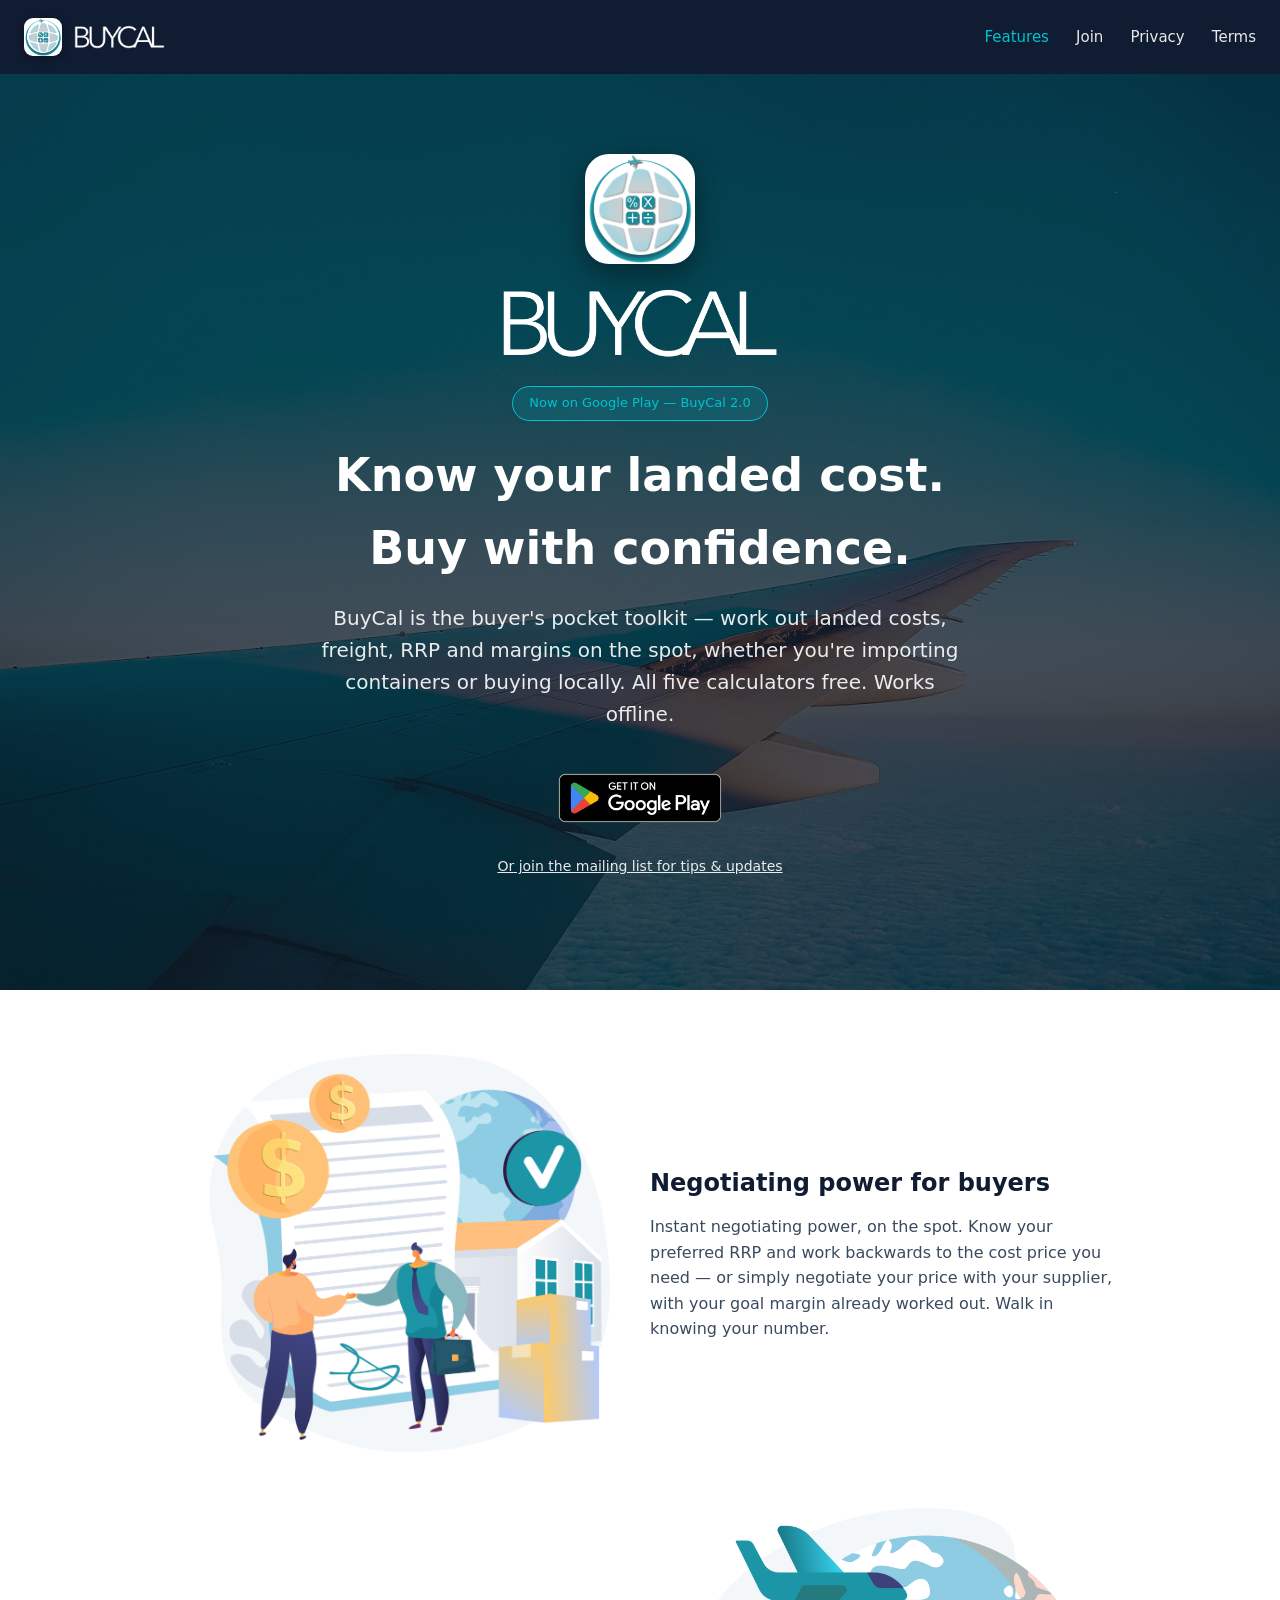
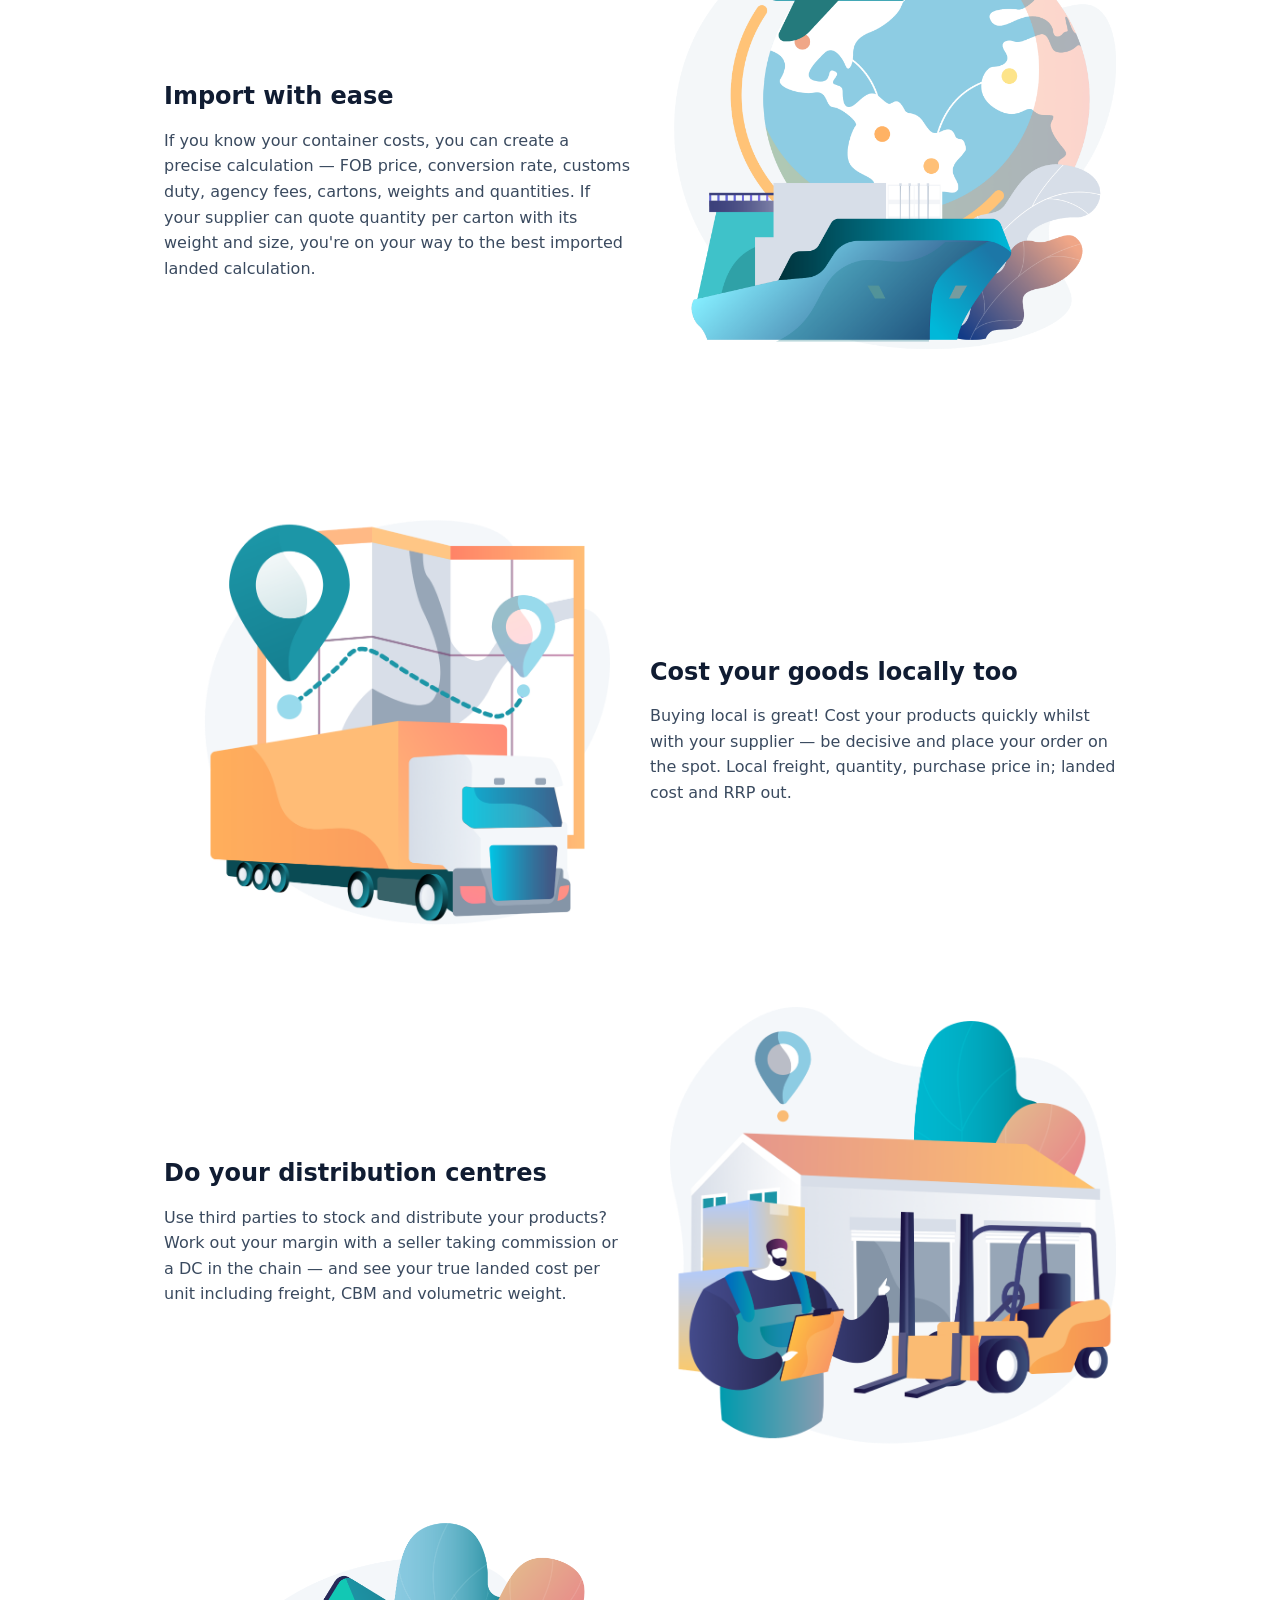
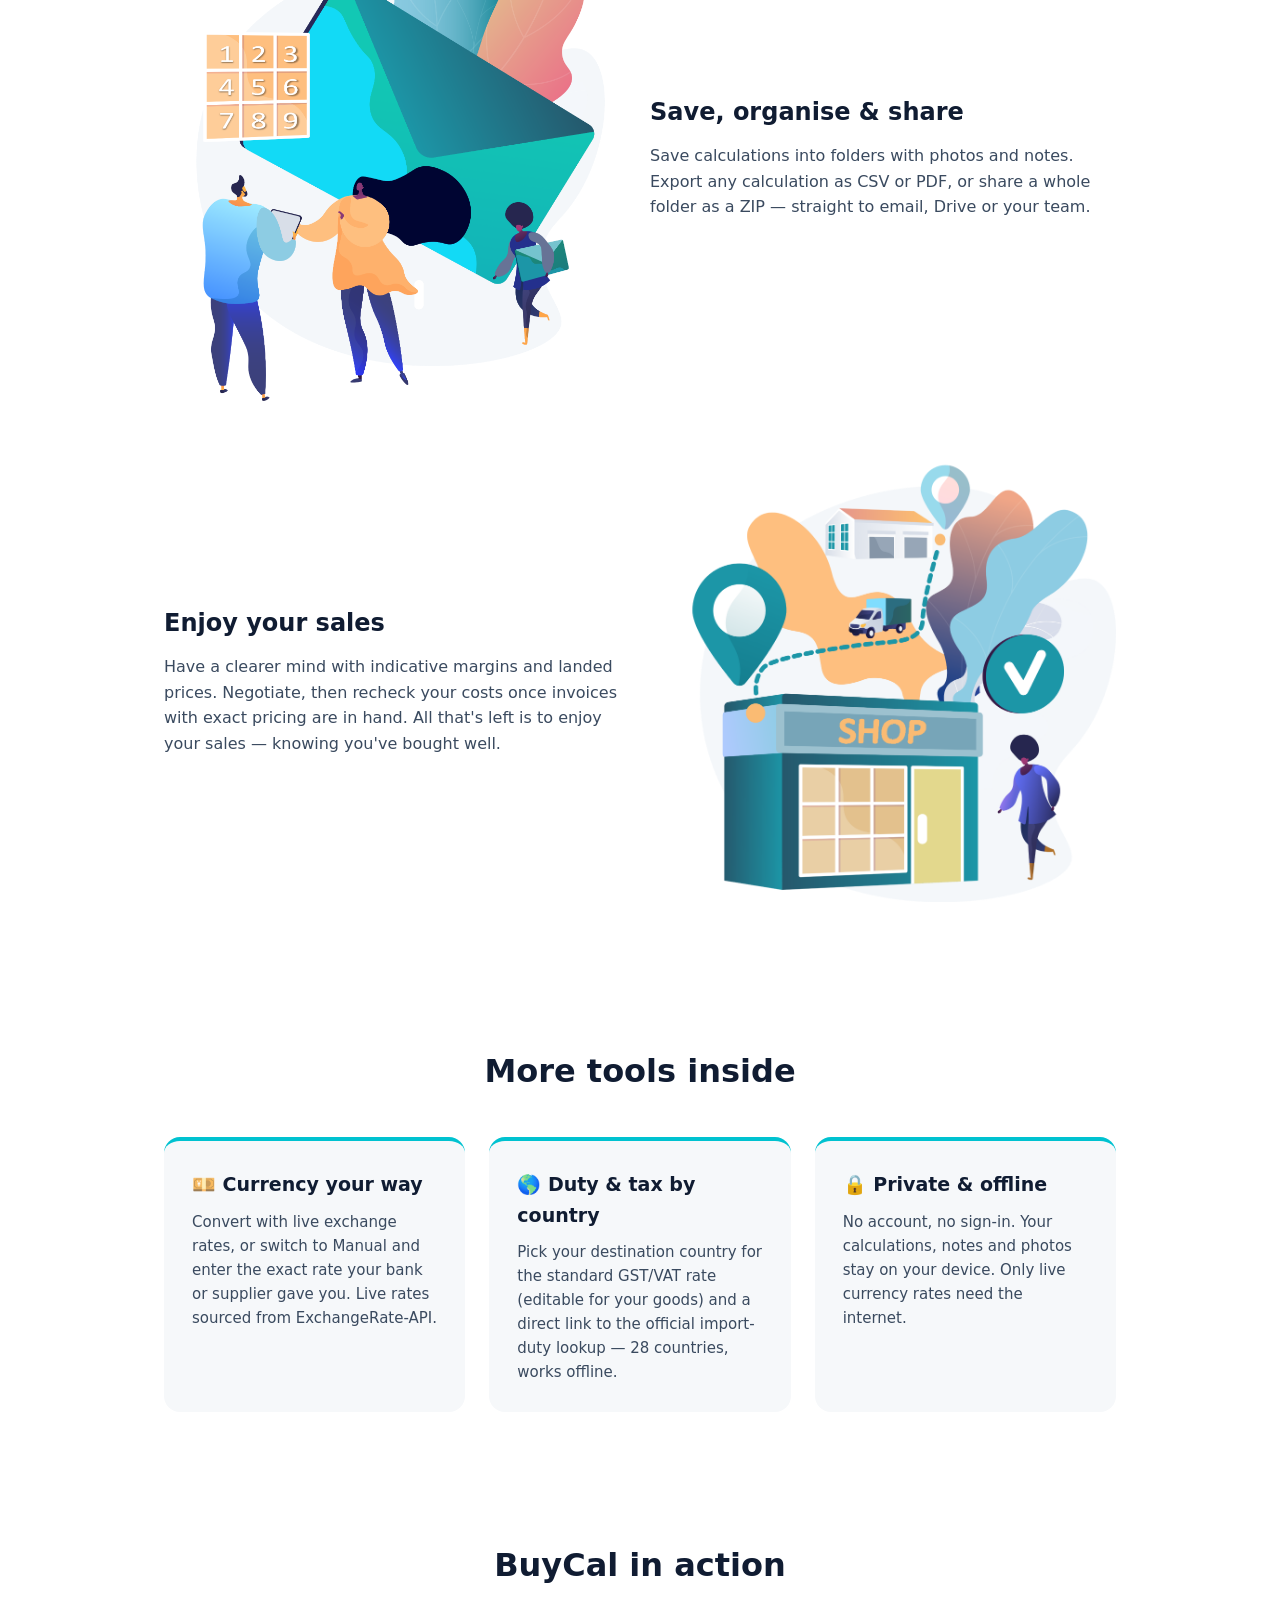
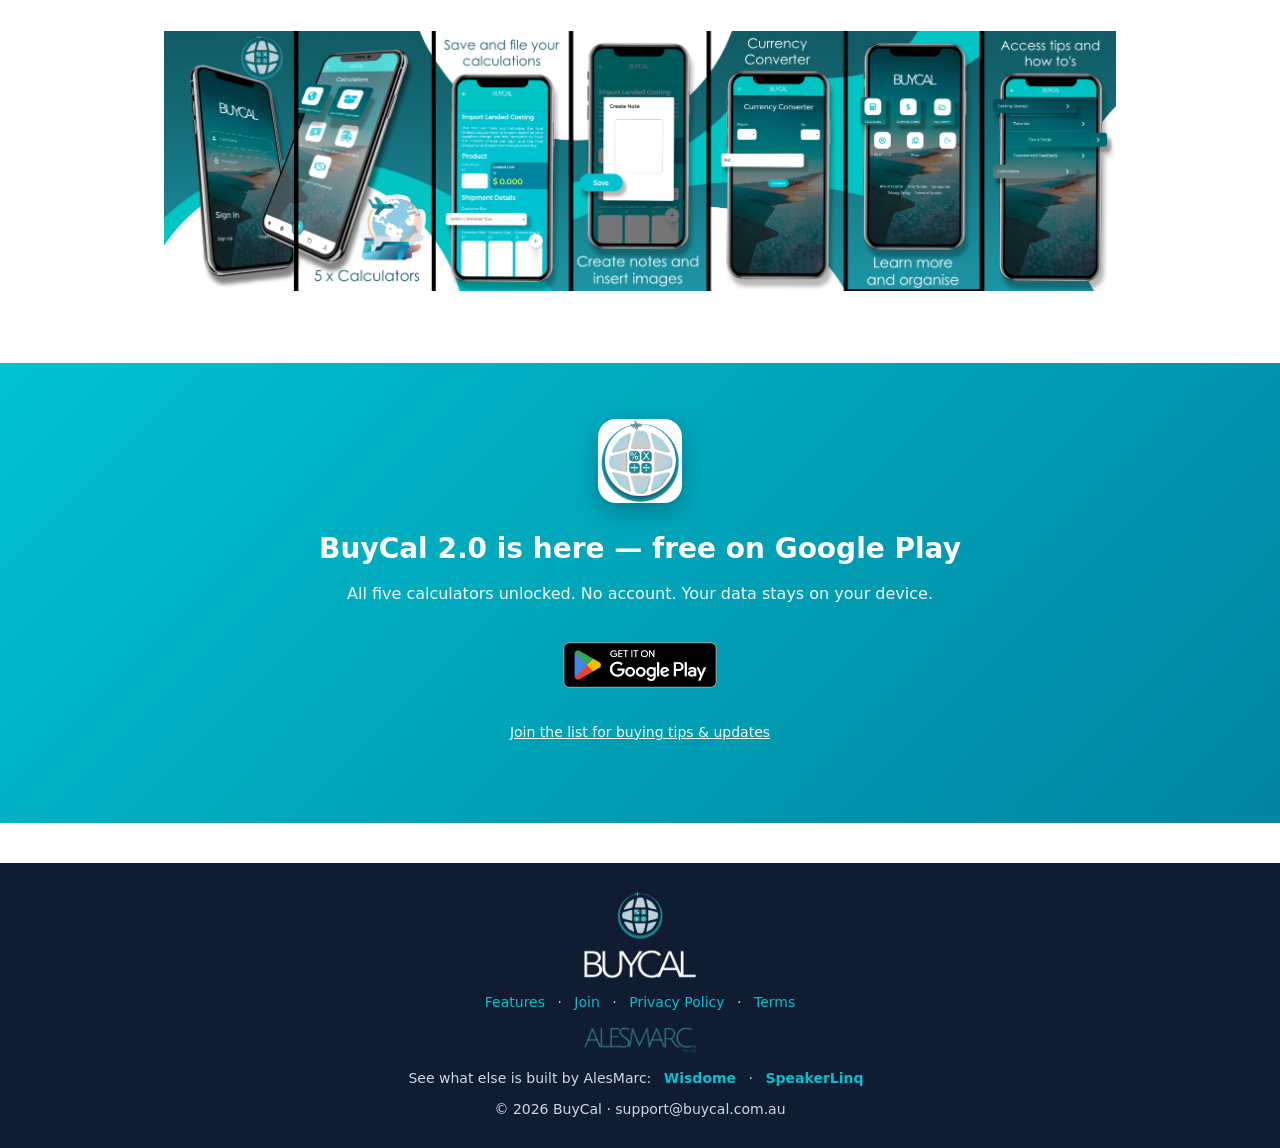
<file: index.html>
<!DOCTYPE html>
<html lang="en">
<head>
<meta charset="utf-8">
<meta name="viewport" content="width=device-width,initial-scale=1">
<title>BuyCal — Landed Cost & RRP Calculators for Buyers</title>
<meta name="description" content="BuyCal is the buyer's toolkit: landed cost, freight costing, RRP and margin calculators for importers and retailers. Works offline. Free on Android.">
<link rel="stylesheet" href="style.css?v=4">
<link rel="icon" href="images/icon.png" type="image/png">
<link rel="apple-touch-icon" href="images/icon.png">
<link rel="canonical" href="https://buycal.com.au/">
<meta property="og:type" content="website">
<meta property="og:site_name" content="BuyCal">
<meta property="og:title" content="BuyCal — Landed Cost & RRP Calculators for Buyers">
<meta property="og:description" content="The buyer's pocket toolkit: landed cost, freight costing, RRP and margin calculators for importers and retailers. Works offline. Free on Android.">
<meta property="og:url" content="https://buycal.com.au/">
<meta property="og:image" content="https://buycal.com.au/images/cover.png">
<meta name="twitter:card" content="summary_large_image">
<meta name="twitter:title" content="BuyCal — Landed Cost & RRP Calculators for Buyers">
<meta name="twitter:description" content="Landed cost, freight, RRP and margin calculators for importers and retailers. Works offline. Free on Android.">
<meta name="twitter:image" content="https://buycal.com.au/images/cover.png">
<script type="application/ld+json">
{
  "@context": "https://schema.org",
  "@graph": [
    {
      "@type": "MobileApplication",
      "name": "BuyCal",
      "operatingSystem": "Android",
      "applicationCategory": "BusinessApplication",
      "description": "Landed cost, freight costing, RRP and margin calculators for product buyers, importers and retailers. Five calculators, folders with notes and photos, CSV/PDF export and a live currency converter. Works offline, no account needed.",
      "image": "https://buycal.com.au/images/icon.png",
      "url": "https://buycal.com.au/",
      "installUrl": "https://play.google.com/store/apps/details?id=app.buycal.com",
      "sameAs": "https://play.google.com/store/apps/details?id=app.buycal.com",
      "offers": { "@type": "Offer", "price": "0", "priceCurrency": "AUD" },
      "publisher": { "@type": "Organization", "name": "AlesMarc", "email": "support@buycal.com.au" }
    },
    {
      "@type": "WebSite",
      "name": "BuyCal",
      "url": "https://buycal.com.au/",
      "description": "Official website of BuyCal, the landed cost and RRP calculator app for buyers and importers."
    },
    {
      "@type": "FAQPage",
      "mainEntity": [
        { "@type": "Question", "name": "What is BuyCal?", "acceptedAnswer": { "@type": "Answer", "text": "BuyCal is an Android app for product buyers, importers and retailers. It calculates landed costs, freight costs, recommended retail prices (RRP) and margins for both imported and locally purchased goods." } },
        { "@type": "Question", "name": "Is BuyCal free?", "acceptedAnswer": { "@type": "Answer", "text": "Yes. All five calculators are free, with no account or sign-up required. The app works offline; only the live currency converter needs an internet connection." } },
        { "@type": "Question", "name": "What can BuyCal calculate?", "acceptedAnswer": { "@type": "Answer", "text": "Complete import costing (FOB price, customs duty, agency fees, container and carton costs), local landed cost and RRP, quick RRP checks, freight costing with CBM and volumetric weight, and reverse calculations from your target retail price and margin for supplier negotiations." } },
        { "@type": "Question", "name": "Where is my data stored?", "acceptedAnswer": { "@type": "Answer", "text": "All calculations, folders, notes and photos are stored only on your device. Nothing is uploaded to any server." } }
      ]
    }
  ]
}
</script>
</head>
<body>
<header>
  <a href="index.html" class="brand"><img src="images/icon.png" alt="" class="nav-icon"><img src="images/wordmark-white.png" alt="BuyCal" class="wm"></a>
  <nav>
    <a href="index.html" class="active">Features</a>
    <a href="join.html">Join</a>
    <a href="privacy.html">Privacy</a>
    <a href="terms.html">Terms</a>
  </nav>
</header>

<div class="hero photo">
  <div class="hero-inner">
    <img src="images/icon.png" alt="BuyCal app icon" class="app-icon">
    <img src="images/wordmark-white.png" alt="BuyCal" class="hero-logo">
    <div class="badge">Now on Google Play — BuyCal 2.0</div>
    <h1>Know your landed cost.<br>Buy with confidence.</h1>
    <p>BuyCal is the buyer's pocket toolkit — work out landed costs, freight, RRP and margins on the spot, whether you're importing containers or buying locally. All five calculators free. Works offline.</p>
    <a href="https://play.google.com/store/apps/details?id=app.buycal.com"><img src="images/google-play-badge.png" alt="Get it on Google Play" style="height:72px"></a>
    <p style="margin-top:14px;font-size:14px"><a href="join.html" style="color:#fff;text-decoration:underline">Or join the mailing list for tips &amp; updates</a></p>
  </div>
</div>

<section class="features-alt">
  <div class="feature-row">
    <img src="images/negotiate.png" alt="Negotiate your price">
    <div>
      <h3>Negotiating power for buyers</h3>
      <p>Instant negotiating power, on the spot. Know your preferred RRP and work backwards to the cost price you need — or simply negotiate your price with your supplier, with your goal margin already worked out. Walk in knowing your number.</p>
    </div>
  </div>
  <div class="feature-row reverse">
    <img src="images/import.png" alt="Import with ease">
    <div>
      <h3>Import with ease</h3>
      <p>If you know your container costs, you can create a precise calculation — FOB price, conversion rate, customs duty, agency fees, cartons, weights and quantities. If your supplier can quote quantity per carton with its weight and size, you're on your way to the best imported landed calculation.</p>
    </div>
  </div>
  <div class="feature-row">
    <img src="images/local-freight.png" alt="Cost your goods locally">
    <div>
      <h3>Cost your goods locally too</h3>
      <p>Buying local is great! Cost your products quickly whilst with your supplier — be decisive and place your order on the spot. Local freight, quantity, purchase price in; landed cost and RRP out.</p>
    </div>
  </div>
  <div class="feature-row reverse">
    <img src="images/landed.png" alt="Distribution centres and margins">
    <div>
      <h3>Do your distribution centres</h3>
      <p>Use third parties to stock and distribute your products? Work out your margin with a seller taking commission or a DC in the chain — and see your true landed cost per unit including freight, CBM and volumetric weight.</p>
    </div>
  </div>
  <div class="feature-row">
    <img src="images/share.png" alt="Save and share calculations">
    <div>
      <h3>Save, organise &amp; share</h3>
      <p>Save calculations into folders with photos and notes. Export any calculation as CSV or PDF, or share a whole folder as a ZIP — straight to email, Drive or your team.</p>
    </div>
  </div>
  <div class="feature-row reverse">
    <img src="images/shop.png" alt="Enjoy your sales">
    <div>
      <h3>Enjoy your sales</h3>
      <p>Have a clearer mind with indicative margins and landed prices. Negotiate, then recheck your costs once invoices with exact pricing are in hand. All that's left is to enjoy your sales — knowing you've bought well.</p>
    </div>
  </div>
</section>

<section>
  <h2>More tools inside</h2>
  <div class="grid">
    <div class="card"><h3>&#128180; Currency your way</h3><p>Convert with live exchange rates, or switch to Manual and enter the exact rate your bank or supplier gave you. Live rates sourced from ExchangeRate-API.</p></div>
    <div class="card"><h3>&#127758; Duty &amp; tax by country</h3><p>Pick your destination country for the standard GST/VAT rate (editable for your goods) and a direct link to the official import-duty lookup — 28 countries, works offline.</p></div>
    <div class="card"><h3>&#128274; Private &amp; offline</h3><p>No account, no sign-in. Your calculations, notes and photos stay on your device. Only live currency rates need the internet.</p></div>
  </div>
</section>

<section class="shots">
  <h2>BuyCal in action</h2>
  <img src="images/screenshots.png" alt="BuyCal app screenshots">
</section>

<div class="cta-band">
  <img src="images/icon.png" alt="BuyCal app icon" class="app-icon small">
  <h2>BuyCal 2.0 is here — free on Google Play</h2>
  <p>All five calculators unlocked. No account. Your data stays on your device.</p>
  <a href="https://play.google.com/store/apps/details?id=app.buycal.com"><img src="images/google-play-badge.png" alt="Get it on Google Play" style="height:68px"></a>
  <p style="margin-top:14px;font-size:14px"><a href="join.html" style="color:#fff;text-decoration:underline">Join the list for buying tips &amp; updates</a></p>
</div>

<footer>
  <img src="images/icon.png" alt="BuyCal app icon" style="height:48px;width:48px;border-radius:12px;display:block;margin:0 auto 10px">
  <img src="images/wordmark-white.png" alt="BuyCal" style="height:30px;display:block;margin:0 auto 12px">
  <div><a href="index.html">Features</a> &middot; <a href="join.html">Join</a> &middot; <a href="privacy.html">Privacy Policy</a> &middot; <a href="terms.html">Terms</a></div>
  <div style="margin-top:14px"><img src="images/alesmarc.png" alt="AlesMarc" style="height:26px;vertical-align:middle;opacity:.85"></div>
  <div class="more-from">See what else is built by AlesMarc: <a href="https://wisdome.com.au" target="_blank" rel="noopener">Wisdome</a> &middot; <a href="https://speakerlinq.com" target="_blank" rel="noopener">SpeakerLinq</a></div><div style="margin-top:8px">&copy; 2026 BuyCal &middot; support@buycal.com.au</div>
</footer>
</body>
</html>
</file>
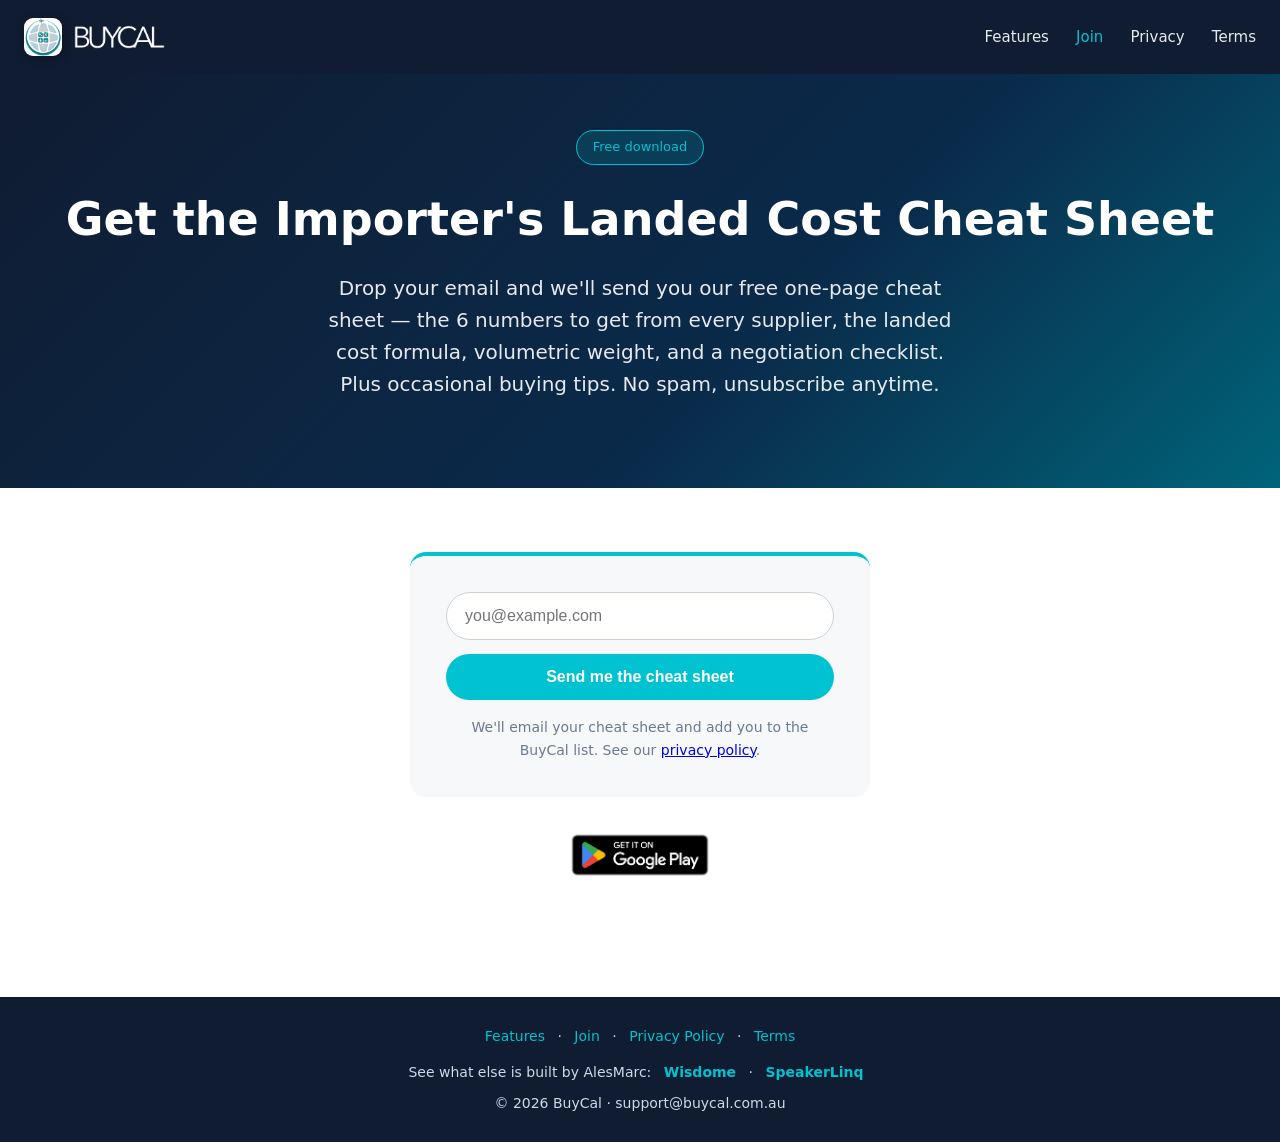
<file: join.html>
<!DOCTYPE html>
<html lang="en">
<head>
<meta charset="utf-8">
<meta name="viewport" content="width=device-width,initial-scale=1">
<title>Join BuyCal &mdash; Get updates & buying tips</title>
<meta name="description" content="Register your interest in BuyCal. Get launch news, buying tips and early access to new features.">
<link rel="stylesheet" href="style.css?v=4">
<link rel="icon" href="images/icon.png" type="image/png">
<link rel="apple-touch-icon" href="images/icon.png">
<link rel="canonical" href="https://buycal.com.au/join.html">
</head>
<body>
<header>
  <a href="index.html" class="brand"><img src="images/icon.png" alt="" class="nav-icon"><img src="images/wordmark-white.png" alt="BuyCal" class="wm"></a>
  <nav>
    <a href="index.html">Features</a>
    <a href="join.html" class="active">Join</a>
    <a href="privacy.html">Privacy</a>
    <a href="terms.html">Terms</a>
  </nav>
</header>
<div class="hero" style="padding:56px 24px">
  <div class="badge">Free download</div>
  <h1>Get the Importer's Landed Cost Cheat Sheet</h1>
  <p>Drop your email and we'll send you our free one-page cheat sheet &mdash; the 6 numbers to get from every supplier, the landed cost formula, volumetric weight, and a negotiation checklist. Plus occasional buying tips. No spam, unsubscribe anytime.</p>
</div>
<section>
  <div class="form-card">
    <form id="joinForm">
      <input type="email" id="email" placeholder="you@example.com" required autocomplete="email">
      <button class="btn" type="submit" id="submitBtn">Send me the cheat sheet</button>
      <div class="notice" id="notice"></div>
    </form>
    <p class="muted" style="margin-top:16px;text-align:center">We'll email your cheat sheet and add you to the BuyCal list. See our <a href="privacy.html">privacy policy</a>.</p>
  </div>
  <p style="text-align:center;margin-top:28px"><a href="https://play.google.com/store/apps/details?id=app.buycal.com"><img src="images/google-play-badge.png" alt="Get it on Google Play" style="height:60px"></a></p>
</section>
<footer>
  <div><a href="index.html">Features</a> &middot; <a href="join.html">Join</a> &middot; <a href="privacy.html">Privacy Policy</a> &middot; <a href="terms.html">Terms</a></div>
  <div class="more-from">See what else is built by AlesMarc: <a href="https://wisdome.com.au" target="_blank" rel="noopener">Wisdome</a> &middot; <a href="https://speakerlinq.com" target="_blank" rel="noopener">SpeakerLinq</a></div><div style="margin-top:8px">&copy; 2026 BuyCal &middot; support@buycal.com.au</div>
</footer>
<script>
document.getElementById('joinForm').addEventListener('submit', async function(e){
  e.preventDefault();
  var btn=document.getElementById('submitBtn'), n=document.getElementById('notice');
  var email=document.getElementById('email').value.trim();
  btn.disabled=true; btn.textContent='Sending...'; n.className='notice';
  try{
    var fd=new FormData();
    fd.append('fields[email]', email);
    fd.append('ml-submit','1');
    fd.append('anticsrf','true');
    var r=await fetch('https://assets.mailerlite.com/jsonp/813255/forms/192497198224639579/subscribe',{method:'POST',body:fd});
    if(r.ok){ n.textContent='Thanks! Check your inbox — your cheat sheet is on its way.'; n.className='notice ok'; document.getElementById('joinForm').reset(); }
    else{ throw new Error(); }
  }catch(err){ n.textContent='Something went wrong &mdash; please try again.'; n.className='notice err'; }
  btn.disabled=false; btn.textContent='Register my interest';
});
</script>
</body>
</html>
</file>
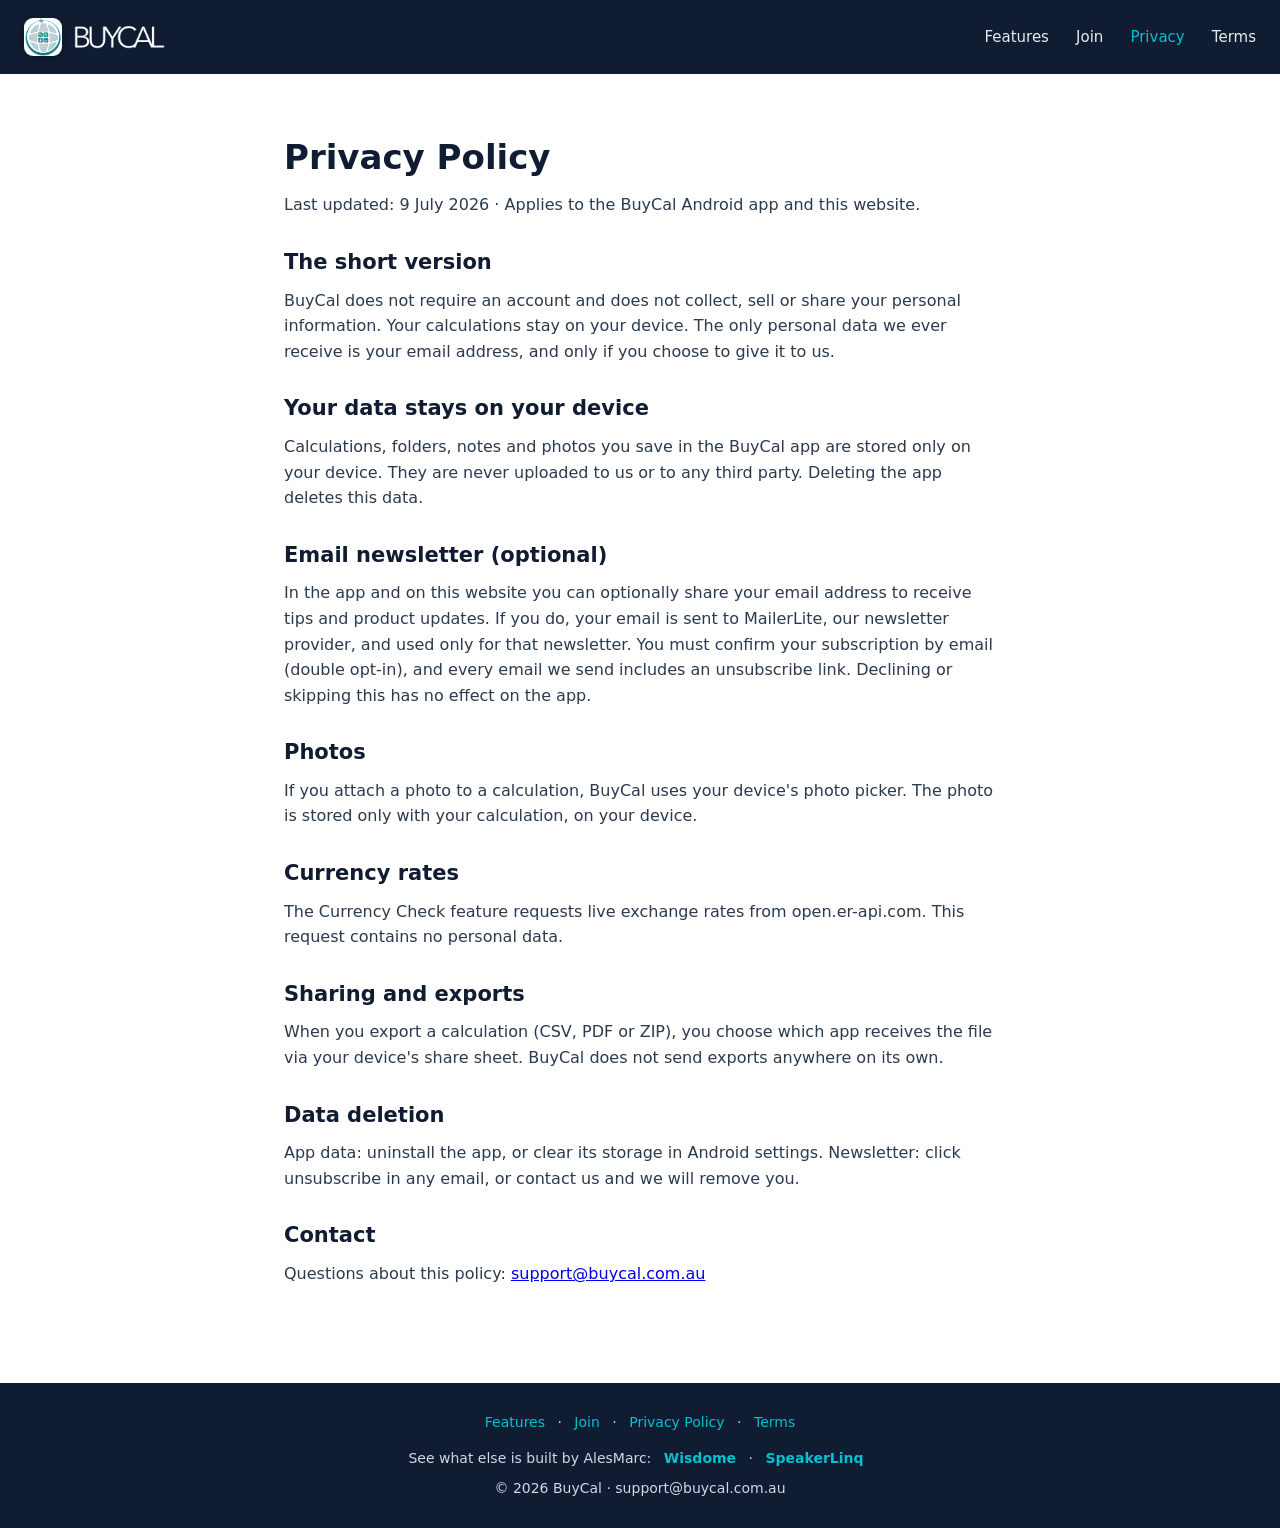
<file: privacy.html>
<!DOCTYPE html>
<html lang="en">
<head>
<meta charset="utf-8">
<meta name="viewport" content="width=device-width,initial-scale=1">
<title>Privacy Policy &mdash; BuyCal</title>
<link rel="stylesheet" href="style.css?v=4">
<link rel="icon" href="images/icon.png" type="image/png">
<link rel="apple-touch-icon" href="images/icon.png">
<link rel="canonical" href="https://buycal.com.au/privacy.html">
</head>
<body>
<header>
  <a href="index.html" class="brand"><img src="images/icon.png" alt="" class="nav-icon"><img src="images/wordmark-white.png" alt="BuyCal" class="wm"></a>
  <nav>
    <a href="index.html">Features</a>
    <a href="join.html">Join</a>
    <a href="privacy.html" class="active">Privacy</a>
    <a href="terms.html">Terms</a>
  </nav>
</header>
<div class="prose">
<h1>Privacy Policy</h1>
<p class="muted">Last updated: 9 July 2026 &middot; Applies to the BuyCal Android app and this website.</p>
<h2>The short version</h2>
<p>BuyCal does not require an account and does not collect, sell or share your personal information. Your calculations stay on your device. The only personal data we ever receive is your email address, and only if you choose to give it to us.</p>
<h2>Your data stays on your device</h2>
<p>Calculations, folders, notes and photos you save in the BuyCal app are stored only on your device. They are never uploaded to us or to any third party. Deleting the app deletes this data.</p>
<h2>Email newsletter (optional)</h2>
<p>In the app and on this website you can optionally share your email address to receive tips and product updates. If you do, your email is sent to MailerLite, our newsletter provider, and used only for that newsletter. You must confirm your subscription by email (double opt-in), and every email we send includes an unsubscribe link. Declining or skipping this has no effect on the app.</p>
<h2>Photos</h2>
<p>If you attach a photo to a calculation, BuyCal uses your device's photo picker. The photo is stored only with your calculation, on your device.</p>
<h2>Currency rates</h2>
<p>The Currency Check feature requests live exchange rates from open.er-api.com. This request contains no personal data.</p>
<h2>Sharing and exports</h2>
<p>When you export a calculation (CSV, PDF or ZIP), you choose which app receives the file via your device's share sheet. BuyCal does not send exports anywhere on its own.</p>
<h2>Data deletion</h2>
<p>App data: uninstall the app, or clear its storage in Android settings. Newsletter: click unsubscribe in any email, or contact us and we will remove you.</p>
<h2>Contact</h2>
<p>Questions about this policy: <a href="mailto:support@buycal.com.au">support@buycal.com.au</a></p>
</div>
<footer>
  <div><a href="index.html">Features</a> &middot; <a href="join.html">Join</a> &middot; <a href="privacy.html">Privacy Policy</a> &middot; <a href="terms.html">Terms</a></div>
  <div class="more-from">See what else is built by AlesMarc: <a href="https://wisdome.com.au" target="_blank" rel="noopener">Wisdome</a> &middot; <a href="https://speakerlinq.com" target="_blank" rel="noopener">SpeakerLinq</a></div><div style="margin-top:8px">&copy; 2026 BuyCal &middot; support@buycal.com.au</div>
</footer>
</body>
</html>
</file>
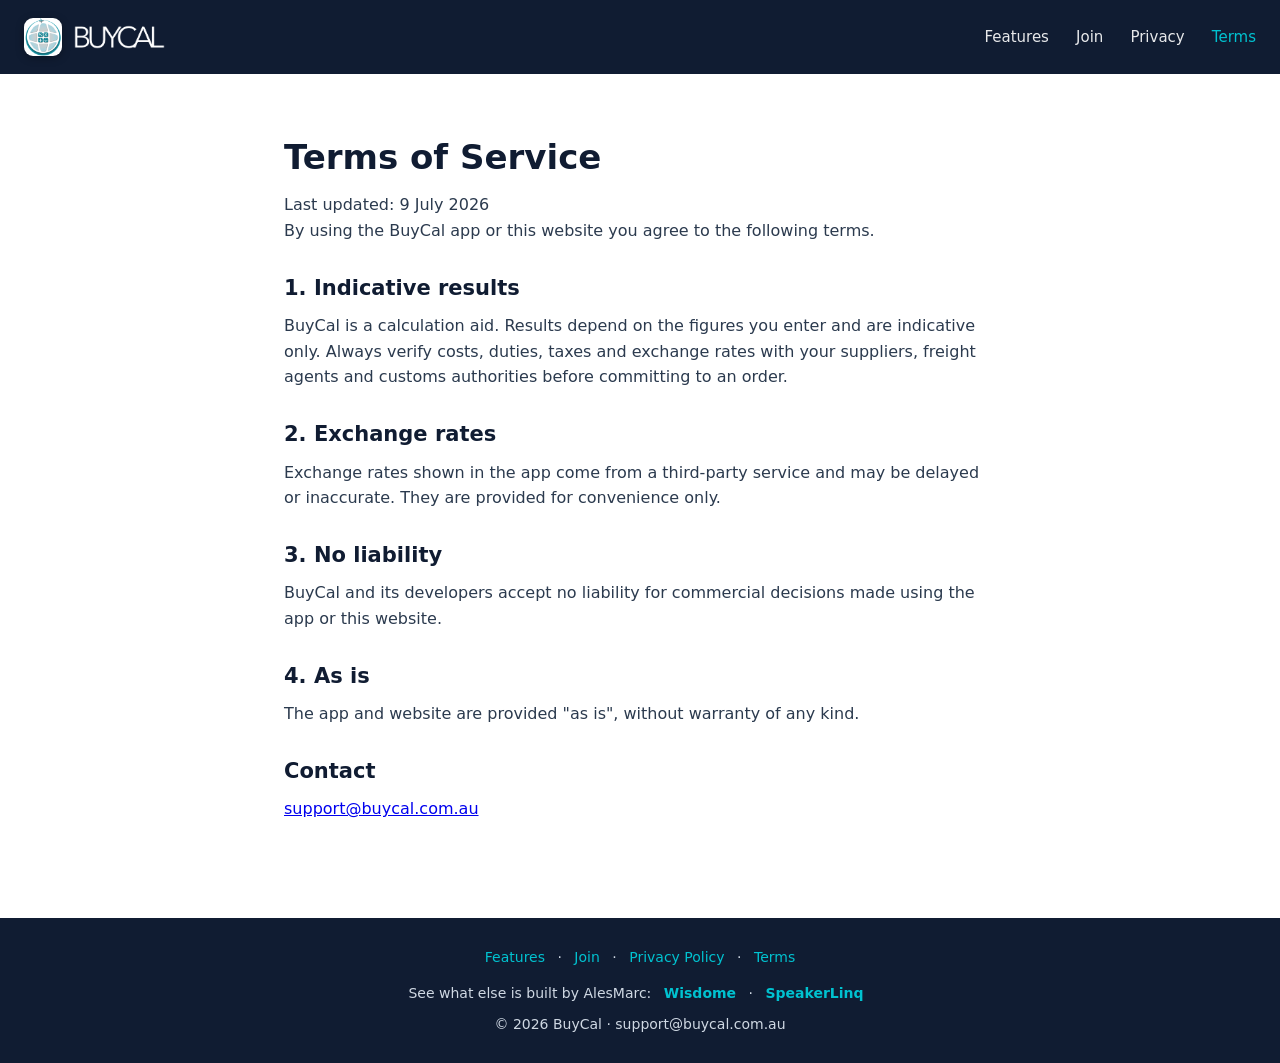
<file: terms.html>
<!DOCTYPE html>
<html lang="en">
<head>
<meta charset="utf-8">
<meta name="viewport" content="width=device-width,initial-scale=1">
<title>Terms of Service &mdash; BuyCal</title>
<link rel="stylesheet" href="style.css?v=4">
<link rel="icon" href="images/icon.png" type="image/png">
<link rel="apple-touch-icon" href="images/icon.png">
<link rel="canonical" href="https://buycal.com.au/terms.html">
</head>
<body>
<header>
  <a href="index.html" class="brand"><img src="images/icon.png" alt="" class="nav-icon"><img src="images/wordmark-white.png" alt="BuyCal" class="wm"></a>
  <nav>
    <a href="index.html">Features</a>
    <a href="join.html">Join</a>
    <a href="privacy.html">Privacy</a>
    <a href="terms.html" class="active">Terms</a>
  </nav>
</header>
<div class="prose">
<h1>Terms of Service</h1>
<p class="muted">Last updated: 9 July 2026</p>
<p>By using the BuyCal app or this website you agree to the following terms.</p>
<h2>1. Indicative results</h2>
<p>BuyCal is a calculation aid. Results depend on the figures you enter and are indicative only. Always verify costs, duties, taxes and exchange rates with your suppliers, freight agents and customs authorities before committing to an order.</p>
<h2>2. Exchange rates</h2>
<p>Exchange rates shown in the app come from a third-party service and may be delayed or inaccurate. They are provided for convenience only.</p>
<h2>3. No liability</h2>
<p>BuyCal and its developers accept no liability for commercial decisions made using the app or this website.</p>
<h2>4. As is</h2>
<p>The app and website are provided "as is", without warranty of any kind.</p>
<h2>Contact</h2>
<p><a href="mailto:support@buycal.com.au">support@buycal.com.au</a></p>
</div>
<footer>
  <div><a href="index.html">Features</a> &middot; <a href="join.html">Join</a> &middot; <a href="privacy.html">Privacy Policy</a> &middot; <a href="terms.html">Terms</a></div>
  <div class="more-from">See what else is built by AlesMarc: <a href="https://wisdome.com.au" target="_blank" rel="noopener">Wisdome</a> &middot; <a href="https://speakerlinq.com" target="_blank" rel="noopener">SpeakerLinq</a></div><div style="margin-top:8px">&copy; 2026 BuyCal &middot; support@buycal.com.au</div>
</footer>
</body>
</html>
</file>
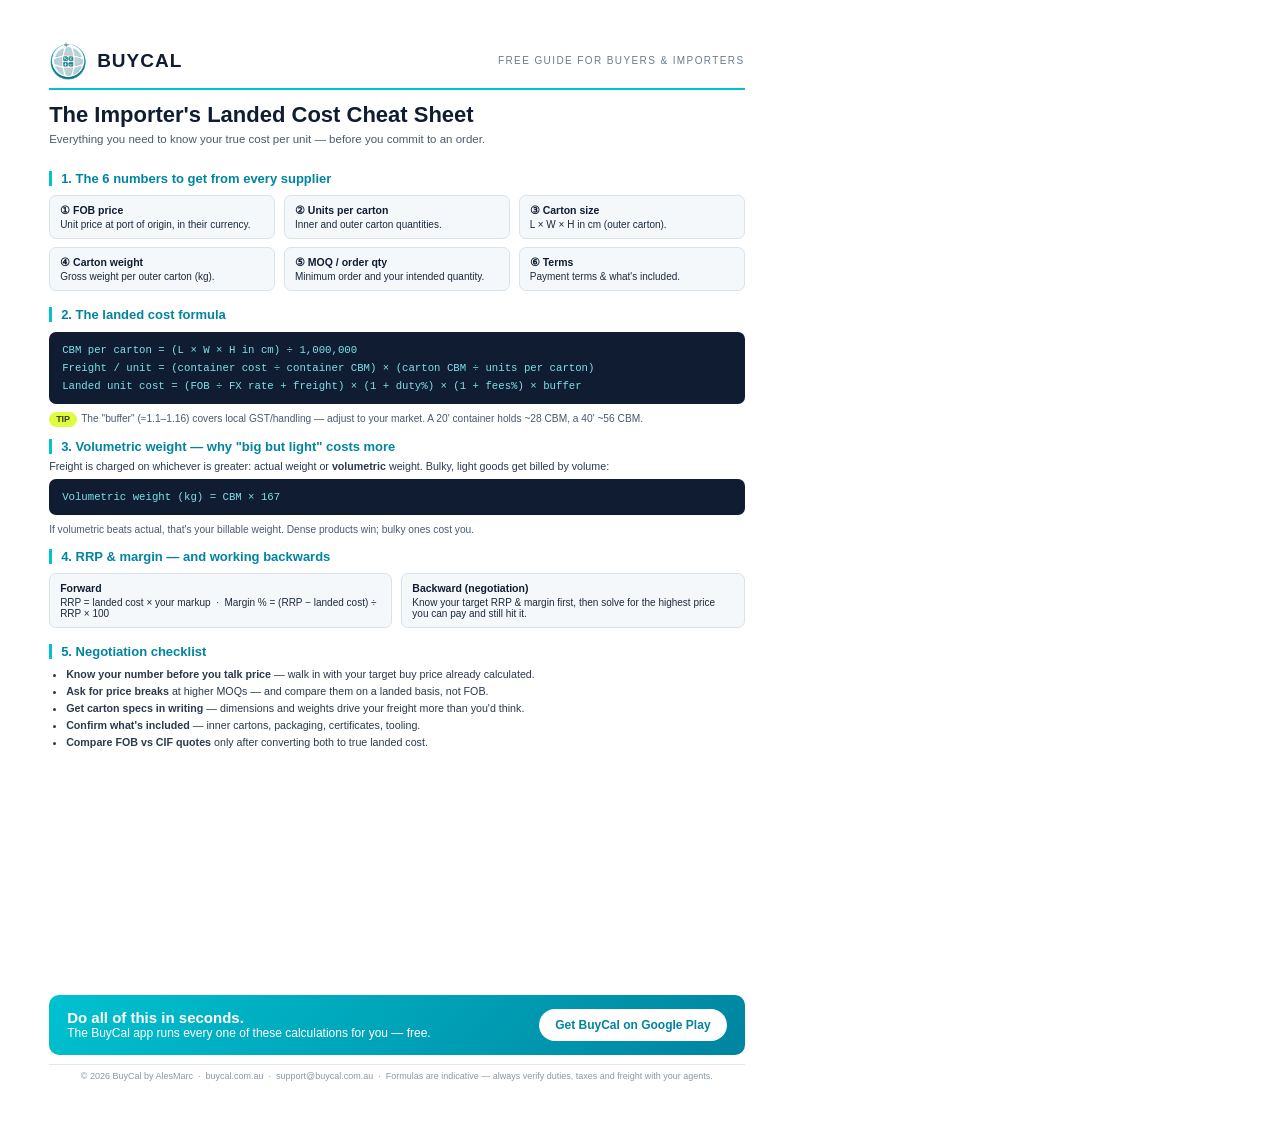
<file: downloads/cheat-sheet.html>
<!DOCTYPE html>
<html lang="en">
<head>
<meta charset="utf-8">
<title>The Importer's Landed Cost Cheat Sheet — BuyCal</title>
<style>
  @page { size: A4; margin: 0; }
  * { margin:0; padding:0; box-sizing:border-box; }
  html,body { width:210mm; height:297mm; }
  body { font-family:'Segoe UI', Arial, sans-serif; color:#1c2a3e; -webkit-print-color-adjust:exact; print-color-adjust:exact; }
  .page { width:210mm; height:297mm; padding:11mm 13mm; display:flex; flex-direction:column; overflow:hidden; }
  .top { display:flex; align-items:center; justify-content:space-between; border-bottom:2.5px solid #00C2D0; padding-bottom:8px; margin-bottom:12px; }
  .top .brand { display:flex; align-items:center; gap:10px; }
  .top img { width:38px; height:38px; border-radius:9px; }
  .top .brand b { font-size:19px; color:#101C32; letter-spacing:1px; }
  .top .kicker { font-size:10px; color:#6b7a8f; text-transform:uppercase; letter-spacing:1.4px; }
  h1 { font-size:22px; color:#101C32; margin-bottom:3px; }
  .sub { font-size:11.5px; color:#4a5a70; margin-bottom:12px; }
  h2 { font-size:13px; color:#0084A0; margin:12px 0 5px; padding-left:9px; border-left:3.5px solid #00C2D0; }
  p, li { font-size:10.7px; line-height:1.4; color:#2b3a4e; }
  ul { padding-left:17px; margin:3px 0; }
  li { margin-bottom:2px; }
  .grid { display:flex; gap:9px; margin:4px 0; }
  .box { flex:1; background:#F4F8FA; border:1px solid #d8e3ea; border-radius:7px; padding:8px 10px; }
  .box h3 { font-size:10.5px; color:#101C32; margin-bottom:3px; }
  .box { font-size:10px; }
  .formula { background:#101C32; color:#fff; border-radius:7px; padding:9px 13px; margin:5px 0; font-size:10.7px; line-height:1.6; }
  .formula code { color:#7EE0E8; font-family:'Consolas',monospace; }
  .tag { display:inline-block; background:#E0FC40; color:#3a4700; font-size:9px; font-weight:bold; padding:1px 7px; border-radius:20px; margin-right:4px; vertical-align:middle; }
  .note { font-size:10.2px; color:#4a5a70; margin-top:3px; }
  .cta { margin-top:auto; background:linear-gradient(135deg,#00C2D0,#0084A0); border-radius:10px; padding:14px 18px; color:#fff; display:flex; align-items:center; justify-content:space-between; }
  .cta div { font-size:12px; }
  .cta b { font-size:15px; }
  .cta a.pill { background:#fff; color:#0084A0; font-weight:bold; font-size:12px; padding:9px 16px; border-radius:30px; white-space:nowrap; text-decoration:none; }
  .foot { margin-top:9px; font-size:9px; color:#8a97a8; text-align:center; border-top:1px solid #e2e8ee; padding-top:6px; }
</style>
</head>
<body>
<div class="page">
  <div class="top">
    <div class="brand"><img src="../images/icon.png" alt=""><b>BUYCAL</b></div>
    <div class="kicker">Free Guide for Buyers &amp; Importers</div>
  </div>

  <h1>The Importer's Landed Cost Cheat Sheet</h1>
  <p class="sub">Everything you need to know your true cost per unit — before you commit to an order.</p>

  <h2>1. The 6 numbers to get from every supplier</h2>
  <div class="grid">
    <div class="box"><h3>① FOB price</h3>Unit price at port of origin, in their currency.</div>
    <div class="box"><h3>② Units per carton</h3>Inner and outer carton quantities.</div>
    <div class="box"><h3>③ Carton size</h3>L × W × H in cm (outer carton).</div>
  </div>
  <div class="grid">
    <div class="box"><h3>④ Carton weight</h3>Gross weight per outer carton (kg).</div>
    <div class="box"><h3>⑤ MOQ / order qty</h3>Minimum order and your intended quantity.</div>
    <div class="box"><h3>⑥ Terms</h3>Payment terms &amp; what's included.</div>
  </div>

  <h2>2. The landed cost formula</h2>
  <div class="formula">
    <code>CBM per carton = (L × W × H in cm) ÷ 1,000,000</code><br>
    <code>Freight / unit = (container cost ÷ container CBM) × (carton CBM ÷ units per carton)</code><br>
    <code>Landed unit cost = (FOB ÷ FX rate + freight) × (1 + duty%) × (1 + fees%) × buffer</code>
  </div>
  <p class="note"><span class="tag">TIP</span>The "buffer" (≈1.1–1.16) covers local GST/handling — adjust to your market. A 20&#39; container holds ~28 CBM, a 40&#39; ~56 CBM.</p>

  <h2>3. Volumetric weight — why "big but light" costs more</h2>
  <p>Freight is charged on whichever is greater: actual weight or <b>volumetric</b> weight. Bulky, light goods get billed by volume:</p>
  <div class="formula"><code>Volumetric weight (kg) = CBM × 167</code></div>
  <p class="note">If volumetric beats actual, that's your billable weight. Dense products win; bulky ones cost you.</p>

  <h2>4. RRP &amp; margin — and working backwards</h2>
  <div class="grid">
    <div class="box"><h3>Forward</h3>RRP = landed cost × your markup&nbsp;&nbsp;·&nbsp;&nbsp;Margin % = (RRP − landed cost) ÷ RRP × 100</div>
    <div class="box"><h3>Backward (negotiation)</h3>Know your target RRP &amp; margin first, then solve for the highest price you can pay and still hit it.</div>
  </div>

  <h2>5. Negotiation checklist</h2>
  <ul>
    <li><b>Know your number before you talk price</b> — walk in with your target buy price already calculated.</li>
    <li><b>Ask for price breaks</b> at higher MOQs — and compare them on a landed basis, not FOB.</li>
    <li><b>Get carton specs in writing</b> — dimensions and weights drive your freight more than you'd think.</li>
    <li><b>Confirm what's included</b> — inner cartons, packaging, certificates, tooling.</li>
    <li><b>Compare FOB vs CIF quotes</b> only after converting both to true landed cost.</li>
  </ul>

  <div class="cta">
    <div><b>Do all of this in seconds.</b><br>The BuyCal app runs every one of these calculations for you — free.</div>
    <a class="pill" href="https://play.google.com/store/apps/details?id=app.buycal.com">Get BuyCal on Google Play</a>
  </div>

  <div class="foot">
    &copy; 2026 BuyCal by AlesMarc &nbsp;·&nbsp; buycal.com.au &nbsp;·&nbsp; support@buycal.com.au &nbsp;·&nbsp; Formulas are indicative — always verify duties, taxes and freight with your agents.
  </div>
</div>
</body>
</html>
</file>
<file: style.css>
:root{--navy:#101C32;--teal:#00C2D0;--bg:#00C4C4;--light:#F6F8FA;--glow:#E0FC40}
*{margin:0;padding:0;box-sizing:border-box}
body{font-family:'Segoe UI',system-ui,-apple-system,sans-serif;color:var(--navy);background:#fff;line-height:1.6}
header{background:var(--navy);padding:18px 24px;display:flex;align-items:center;justify-content:space-between;flex-wrap:wrap;gap:10px}
header img{height:44px}
.brand{display:inline-flex;align-items:center;gap:12px;text-decoration:none}
.brand .wm{height:24px;width:auto}
.nav-icon{height:38px !important;width:38px;border-radius:9px;background:#fff;box-shadow:0 2px 8px rgba(0,0,0,.3)}
.more-from{margin-top:14px;font-size:14px;color:#cfd8e3}
.more-from a{font-weight:600}
nav a{color:#fff;text-decoration:none;margin-left:22px;font-size:15px;opacity:.9}
nav a:hover,nav a.active{opacity:1;color:var(--teal)}
.hero{background:linear-gradient(135deg,var(--navy) 0%,#0a2a4a 60%,#00647a 100%);color:#fff;text-align:center;padding:80px 24px}
.hero.photo{background:linear-gradient(rgba(6,16,32,.72),rgba(6,16,32,.72)),url('images/bg.jpg') center/cover no-repeat}
.hero-inner{display:flex;flex-direction:column;align-items:center}
.hero-logo{width:min(280px,65vw);height:auto;margin-bottom:26px}
.app-icon{width:110px;height:110px;border-radius:24px;background:#fff;box-shadow:0 10px 30px rgba(0,0,0,.4);margin-bottom:22px;display:inline-block}
.app-icon.small{width:84px;height:84px;border-radius:18px;box-shadow:0 8px 22px rgba(0,0,0,.25);margin-bottom:16px}
.features-alt{max-width:1000px;margin:0 auto;padding:64px 24px 24px}
.feature-row{display:flex;align-items:center;gap:40px;margin-bottom:56px;flex-wrap:wrap}
.feature-row img{width:min(380px,100%);flex:1 1 300px;object-fit:contain}
.feature-row div{flex:1 1 320px}
.feature-row h3{font-size:24px;margin-bottom:12px;color:var(--navy)}
.feature-row p{color:#3a4a5f;font-size:16px}
.feature-row.reverse{flex-direction:row-reverse}
@media (max-width:720px){.feature-row,.feature-row.reverse{flex-direction:column}}
.shots{text-align:center}
.shots img{max-width:100%;height:auto}
.cta-band{background:linear-gradient(135deg,var(--teal),#0084A0);color:#fff;text-align:center;padding:56px 24px}
.cta-band h2{font-size:28px;margin-bottom:10px}
.cta-band p{margin-bottom:24px;opacity:.95}
.cta-band .btn{background:#fff;color:var(--navy)}
.hero h1{font-size:clamp(28px,5vw,46px);margin-bottom:16px}
.hero p{font-size:clamp(16px,2.5vw,20px);max-width:640px;margin:0 auto 32px;opacity:.9}
.btn{display:inline-block;background:var(--teal);color:#fff;padding:14px 34px;border-radius:50px;text-decoration:none;font-weight:600;border:none;font-size:16px;cursor:pointer}
.btn:hover{filter:brightness(1.1)}
section{padding:64px 24px;max-width:1000px;margin:0 auto}
section h2{text-align:center;font-size:32px;margin-bottom:40px}
.grid{display:grid;grid-template-columns:repeat(auto-fit,minmax(260px,1fr));gap:24px}
.card{background:var(--light);border-radius:16px;padding:28px;border-top:4px solid var(--teal)}
.card h3{margin-bottom:10px;font-size:19px}
.card p{font-size:15px;color:#3a4a5f}
.prose{max-width:760px;margin:0 auto;padding:56px 24px}
.prose h1{font-size:34px;margin-bottom:8px}
.prose h2{font-size:21px;margin:28px 0 8px;text-align:left}
.prose p,.prose li{color:#2b3a4e;font-size:16px}
.prose ul{padding-left:22px}
.muted{color:#6b7a8f;font-size:14px}
footer{background:var(--navy);color:#cfd8e3;text-align:center;padding:28px 24px;font-size:14px;margin-top:40px}
footer a{color:var(--teal);text-decoration:none;margin:0 8px}
.form-card{max-width:460px;margin:0 auto;background:var(--light);padding:36px;border-radius:16px;border-top:4px solid var(--teal)}
.form-card input[type=email]{width:100%;padding:14px 18px;border-radius:50px;border:1px solid #c7d0da;font-size:16px;margin-bottom:14px}
.form-card .btn{width:100%}
.notice{margin-top:14px;font-size:15px;text-align:center;display:none}
.notice.ok{display:block;color:#0a7a3d}
.notice.err{display:block;color:#b00020}
.badge{display:inline-block;background:rgba(0,194,208,.15);color:var(--teal);border:1px solid var(--teal);border-radius:50px;padding:6px 16px;font-size:13px;margin-bottom:18px}
</file>
